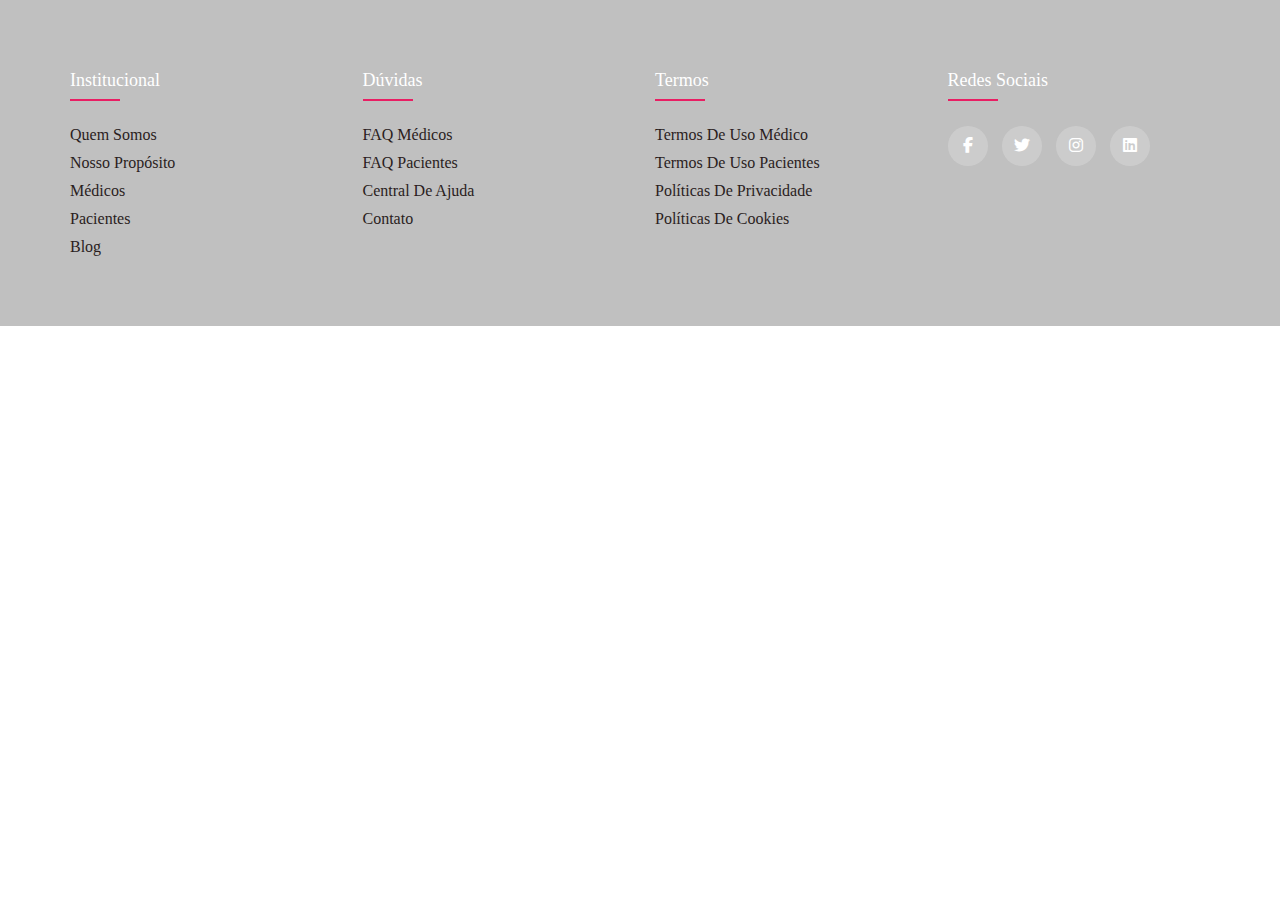
<file: footer/index.html>
<!DOCTYPE html>
<html lang="pt-br">
<head>
    <meta charset="UTF-8">
    <meta http-equiv="X-UA-Compatible" content="IE=edge">
    <meta name="viewport" content="width=device-width, initial-scale=1.0">
    <title>Footer</title>
    <link rel="stylesheet" href="style.css">
    <link rel="stylesheet" href="https://cdnjs.cloudflare.com/ajax/libs/font-awesome/6.2.0/css/all.min.css">
</head>
<body>
    <footer class="footer">
        <div class="container">
            <div class="row">
                <div class="footer-col">
                    <h4>Institucional</h4>
                    <ul>
                        <li><a href="#">Quem somos</a></li>
                        <li><a href="#">Nosso propósito</a></li>
                        <li><a href="#">Médicos</a></li>
                        <li><a href="#">Pacientes</a></li>
                        <li><a href="#">Blog</a></li>
                    </ul>
                </div>
                <div class="footer-col">
                    <h4>Dúvidas</h4>
                    <ul>
                        <li><a href="#">FAQ Médicos</a></li>
                        <li><a href="#">FAQ Pacientes</a></li>
                        <li><a href="#">Central de ajuda</a></li>
                        <li><a href="#">Contato</a></li>
                    </ul>
                </div>
                <div class="footer-col">
                    <h4>Termos</h4>
                    <ul>
                        <li><a href="#">Termos de uso Médico</a></li>
                        <li><a href="#">Termos de uso Pacientes</a></li>
                        <li><a href="#">Políticas de privacidade</a></li>
                        <li><a href="#">Políticas de Cookies</a></li>
                    </ul>
                </div>
                <div class="footer-col">
                    <h4>Redes Sociais</h4>
                    <div class="social-links">
                        <a href="#"><i class="fab fa-facebook-f"></i></a>
                        <a href="#"><i class="fab fa-twitter"></i></a>
                        <a href="#"><i class="fab fa-instagram"></i></a>
                        <a href="#"><i class="fab fa-linkedin"></i></a>
                    </div>
                </div>
            </div>
        </div>
    </footer>
</body>
</html>
</file>
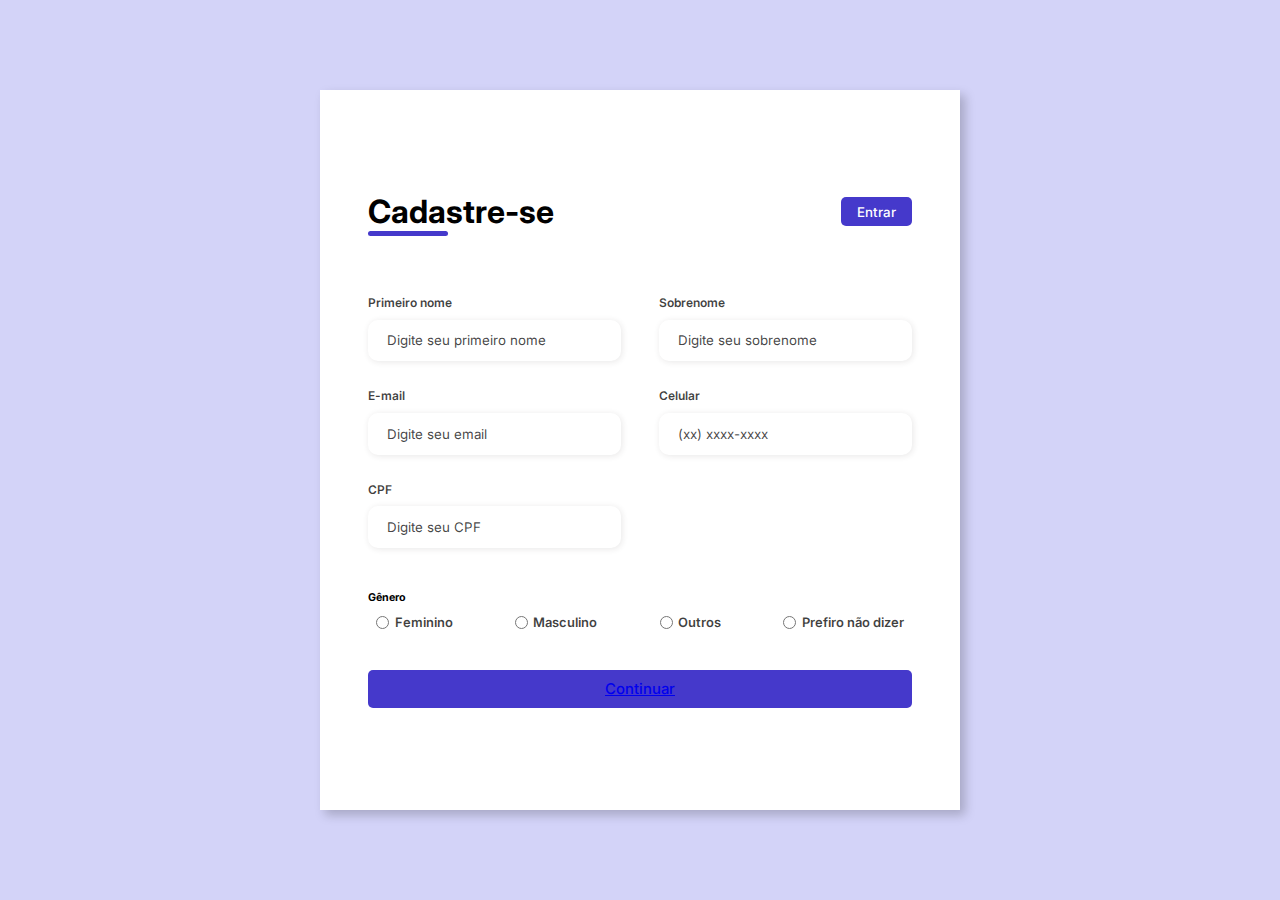
<file: Formulário de Cadastro/index.html>
<!DOCTYPE html>
<html lang="pt-br">
<head>
    <meta charset="UTF-8">
    <meta http-equiv="X-UA-Compatible" content="IE=edge">
    <meta name="viewport" content="width=device-width, initial-scale=1.0">
    <title>Formulário de cadastro</title>
    <link rel="stylesheet" href="Style.css">
</head>
<body>
    <div class="container">
        <div class="form-image">
            <img src="undraw_pic_profile_re_7g2h.svg" alt="imagem">
        </div>
        <div class="form">
            <form action="#">
                <div class="form-header">
                    <div class="title">
                        <h1>Cadastre-se</h1>
                    </div>
                    <div class="login-button">
                        <button><a href="#">Entrar</a></button>
                    </div>
                </div>

                <div class="input-group">
                    <div class="input-box">
                        <label for="firstname">Primeiro nome</label>
                        <input id="firstname" type="text" name="firstname" placeholder="Digite seu primeiro nome" required>
                    </div>
                    <div class="input-box">
                        <label for="lastname">Sobrenome</label>
                        <input id="Lastname" type="text" name="lastname" placeholder="Digite seu sobrenome" required>
                    </div>
                    <div class="input-box">
                        <label for="email">E-mail</label>
                        <input id="email" type="email" name="email" placeholder="Digite seu email" required>
                    </div>
                    <div class="input-box">
                        <label for="nunber">Celular</label>
                        <input id="nunber" type="tel" name="nunber" placeholder="(xx) xxxx-xxxx" required>
                    </div>
                    <div class="input-box">
                        <label for="campo_cpf">CPF</label>
                        <input id="campo_cpf" type="text" name="campo_cpf" placeholder="Digite seu CPF" required>
                    </div>
                </div>

                <div class="gender-inputs">
                    <div class="gender-title">
                        <h6>Gênero</h6>
                    </div>

                    <div class="gender-group">
                        <div class="gender-input">
                            <input type="radio" id="female" name="gender">
                            <label for="female">Feminino</label>
                        </div>

                        <div class="gender-input">
                            <input type="radio" id="male" name="gender">
                            <label for="male">Masculino</label>
                        </div>

                        <div class="gender-input">
                            <input type="radio" id="others" name="gender">
                            <label for="others">Outros</label>
                        </div>
                        <div class="gender-input">
                            <input type="radio" id="none" name="gender">
                            <label for="none">Prefiro não dizer</label>
                        </div>
                    </div>
                </div>

                <div class="continue-button">
                    <button><a href="#">Continuar</a></button>
                </div>
            </form>
        </div>
    </div>
</body>
</html>
</file>
<file: footer/style.css>
@import url(@import url('https://fonts.googleapis.com/css2?family=Poppins:wght@300;400;500;600;700&display=swap'););
body{
    line-height: 1.5;
    font-family: 'Poppins', sans-serif;
}
*{
    margin:0;
    padding: 0;
    box-sizing: border-box
}
.container{
    max-width: 1170px;
    margin:auto;
}
.row{
    display: flex;
    flex-wrap: wrap;
}
ul{
    list-style: none;
}
.footer{
    background-color: #C0C0C0;
    padding: 70px 0;
}
.footer-col{
    width: 25%;
    padding: 0 15px;
}
.footer-col h4{
    font-size: 18px;
    color: #ffffff;
    text-transform: capitalize;
    margin-bottom: 35px;
    font-weight: 500;
    position: relative;
}
.footer-col h4::before{
    content: '';
    position: absolute;
    left: 0;
    bottom: -10px;
    background-color: #e91e63;
    height: 2px;
    box-sizing: border-box;
    width: 50px;
}
.footer-col ul li:not(:last-child){
    margin-bottom: 10px;
}
.footer-col ul li a{
    font-size: 16px;
    text-transform: capitalize;
    color: #ffffff;
    text-decoration: none;
    font-weight: 300;
    color: #2a1d1d;
    display: block;
    transition: all 0.3s ease;
}
.footer-col ul li a:hover{
    color: #ffffff;
    padding-left: 8px;
}
.footer-col .social-links a{
    display: inline-block;
    height: 40px;
    width: 40px;
    background-color: rgba(255,255,255,0.2);
    margin: 0 10px 10px 0;
    text-align: center;
    line-height: 40px;
    border-radius: 50%;
    color: #ffffff;
    transition: all 0.5s ease;
}
.footer-col .social-links a:hover{
    color: #24262b;
    background-color: #ffffff;
}

@media(max-width: 767px){
    .footer-col {
        width: 50%;
        margin: 30px;
     }
}
</file>
<file: Formulário de Cadastro/Style.css>
@import url('https://fonts.googleapis.com/css2?family=Inter:wght@100;200;300;400;500;600&display=swap');
* {
    padding: 0;
    margin: 0;
    box-sizing: border-box;
    font-family: 'inter', sans-serif;
}
body {
    width: 100%;
    height: 100vh;
    display: flex;
    justify-content: center;
    align-items: center;
    background: #6e6ee84d;
}
.container {
    width: 80%;
    height: 80vh;
    display: flex;
    box-shadow: 5px 5px 10px rgba(0, 0, 0, .212);
}
.form-image{
    width: 50%;
    display: flex;
    justify-content: center;
    align-items: center;
    background: #e3b343d7;
    padding: 1rem;
}
.form-image img {
    width: 31rem;
}
.form{
    width: 50%;
    display: flex;
    justify-content: center;
    align-items: center;
    flex-direction: column;
    background-color: #fff;
    padding: 3rem;
}
.form-header{
    margin-bottom: 3rem;
    display: flex;
    justify-content: space-between;
}
.login-button{
    display: flex;
    align-items: center;
}
.login-button button{
    border: none;
    background-color: #4539cb;
    padding: 0.4rem 1rem;
    border-radius: 5PX;
    cursor: pointer;
}
.login-button button:hover{
    background-color: #6b63fff1;
}
.login-button button a{
    text-decoration: none;
    font-weight: 500;
    color: #fff;
}
.form-header h1::after{
    content: '';
    display: block;
    width: 5rem;
    height: 0.3rem;
    background-color: #4539cb;
    margin: 0 auto;
    position: absolute;
    border-radius: 10px;
}
.input-group{
    display: flex;
    flex-wrap: wrap;
    justify-content: space-between;
    padding: 1rem 0;
}
.input-box{
    display: flex;
    flex-direction: column;
    margin-bottom: 1.1rem;
}
.input-box input{
    margin: 0.6rem 0;
    padding: 0.8rem 1.2rem;
    border: none;
    border-radius: 10px;
    box-shadow: 1px 1px 6px #3028281c;

}
.input-box input:hover{
    background-color: #dadfe775;
}.input-box input:focus-visible{
    outline: 1px solid #4539cb;
}

.input-box label,
.input-title h6{
    font-size: 0.75rem;
    font-weight: 600;
    color: #000000c0;
}
.input-box input::placeholder{
    color: #000000be;
}
.gender-group{
    display: flex;
    justify-content: space-between;
    margin-top: 0.62rem;
    padding: 0 0.5rem;
}
.gender-input{
    display: flex;
    align-items: center;
}
.gender-input input{
    margin-right: 0.35rem;
}
.gender-input label{
    font-size: 0.81rem;
    font-weight: 600;
    color: #000000c0;
}
.continue-button button{
    width: 100%;
    margin-top: 2.5rem;
    border: none;
    background-color: #4539cb;
    padding: 0.62rem;
    border-radius: 5px;
    cursor: pointer;
}
.continue-button button:hover{
    background-color: #6b63fff1;
}
.continue-button button{
    text-decoration: none;
    font-size: 0.93rem;
    font-weight: 500;
    color: #fff;
}
@media screen and (max-width: 1330px){
    .form-image{
        display: none;
    }
    .container{
        width: 50%;
    }
    .form{
        width: 100%;
    }
}
@media screen and (max-width: 1064px) {
    .container{
        width: 90%;
        height: auto;
    }
    .input-group{
        flex-direction: column;
        overflow-y: scroll;
        flex-wrap: nowrap;
        max-height: 10rem;
        padding-right: 5rem;
    }
    .gender-inputs{
        margin-top: 2rem;
    }
    .gender-group{
        flex-direction: column;
    }
    
}
</file>
